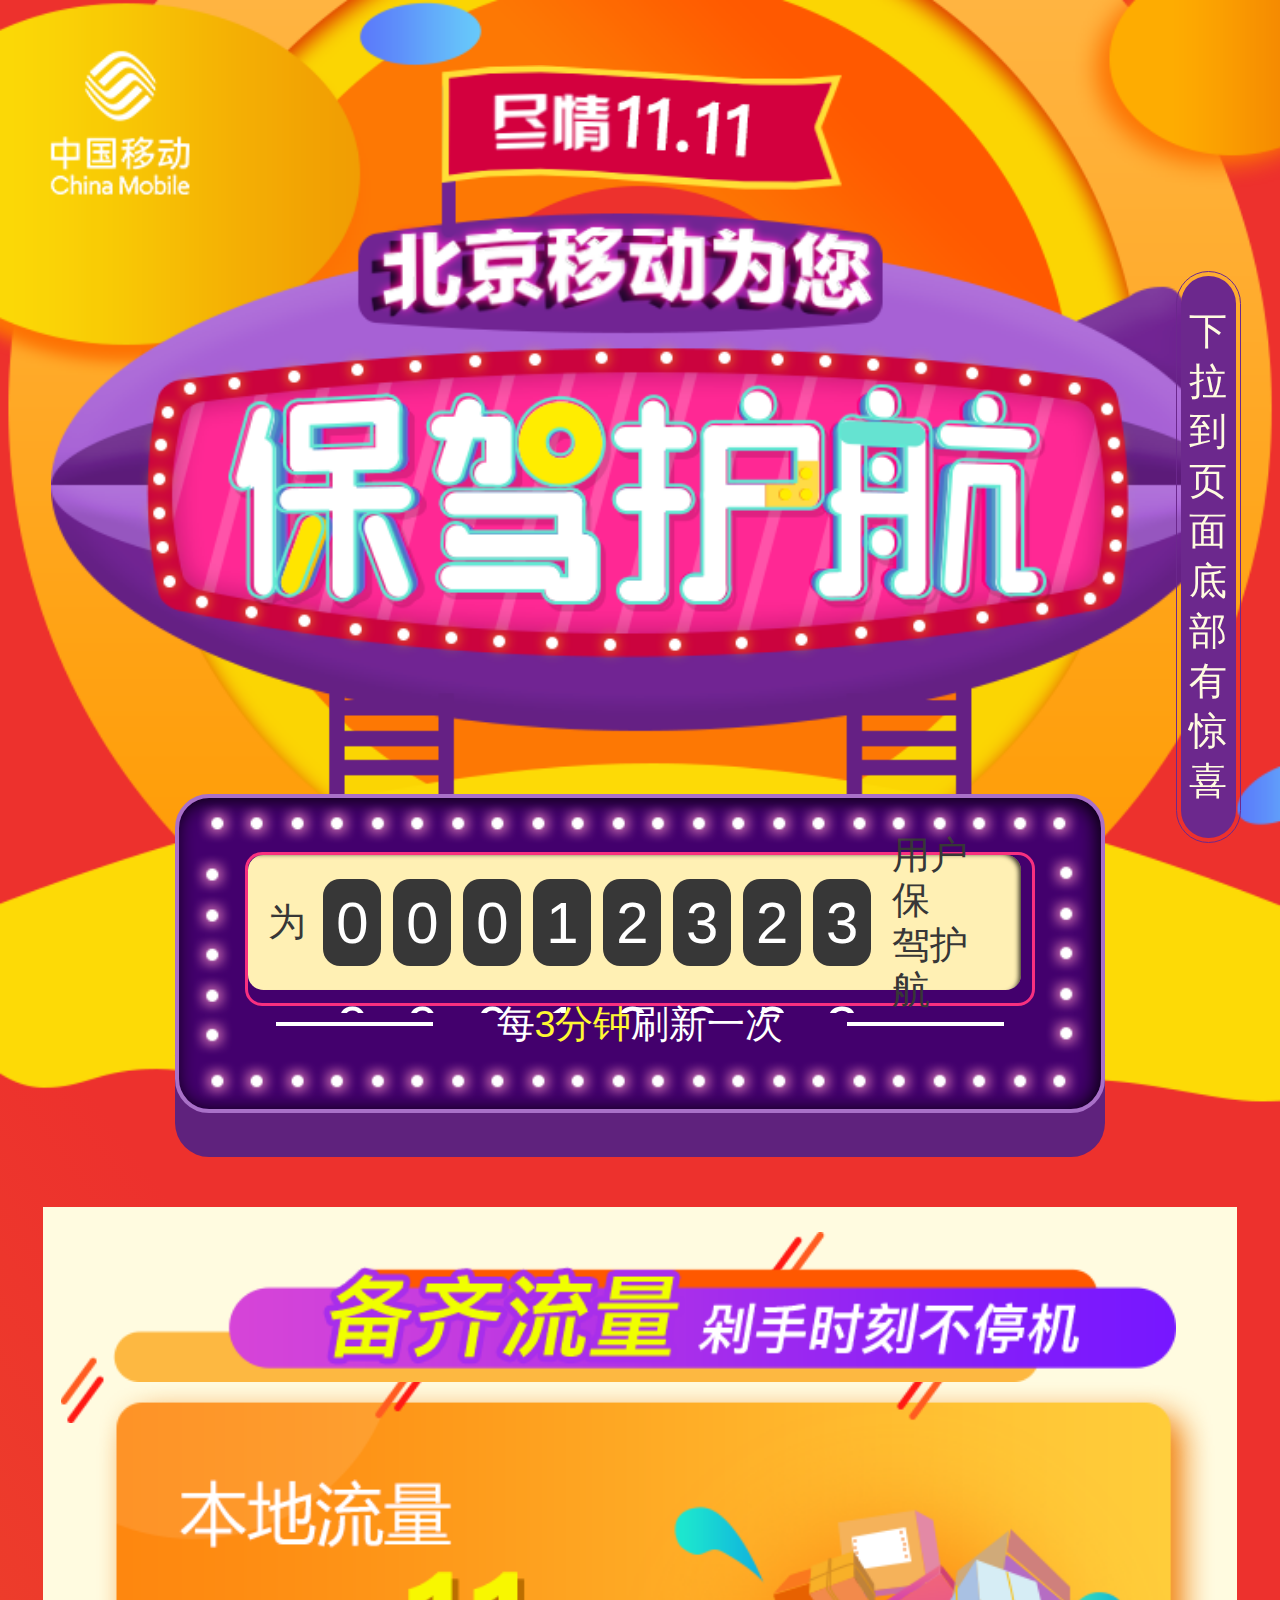
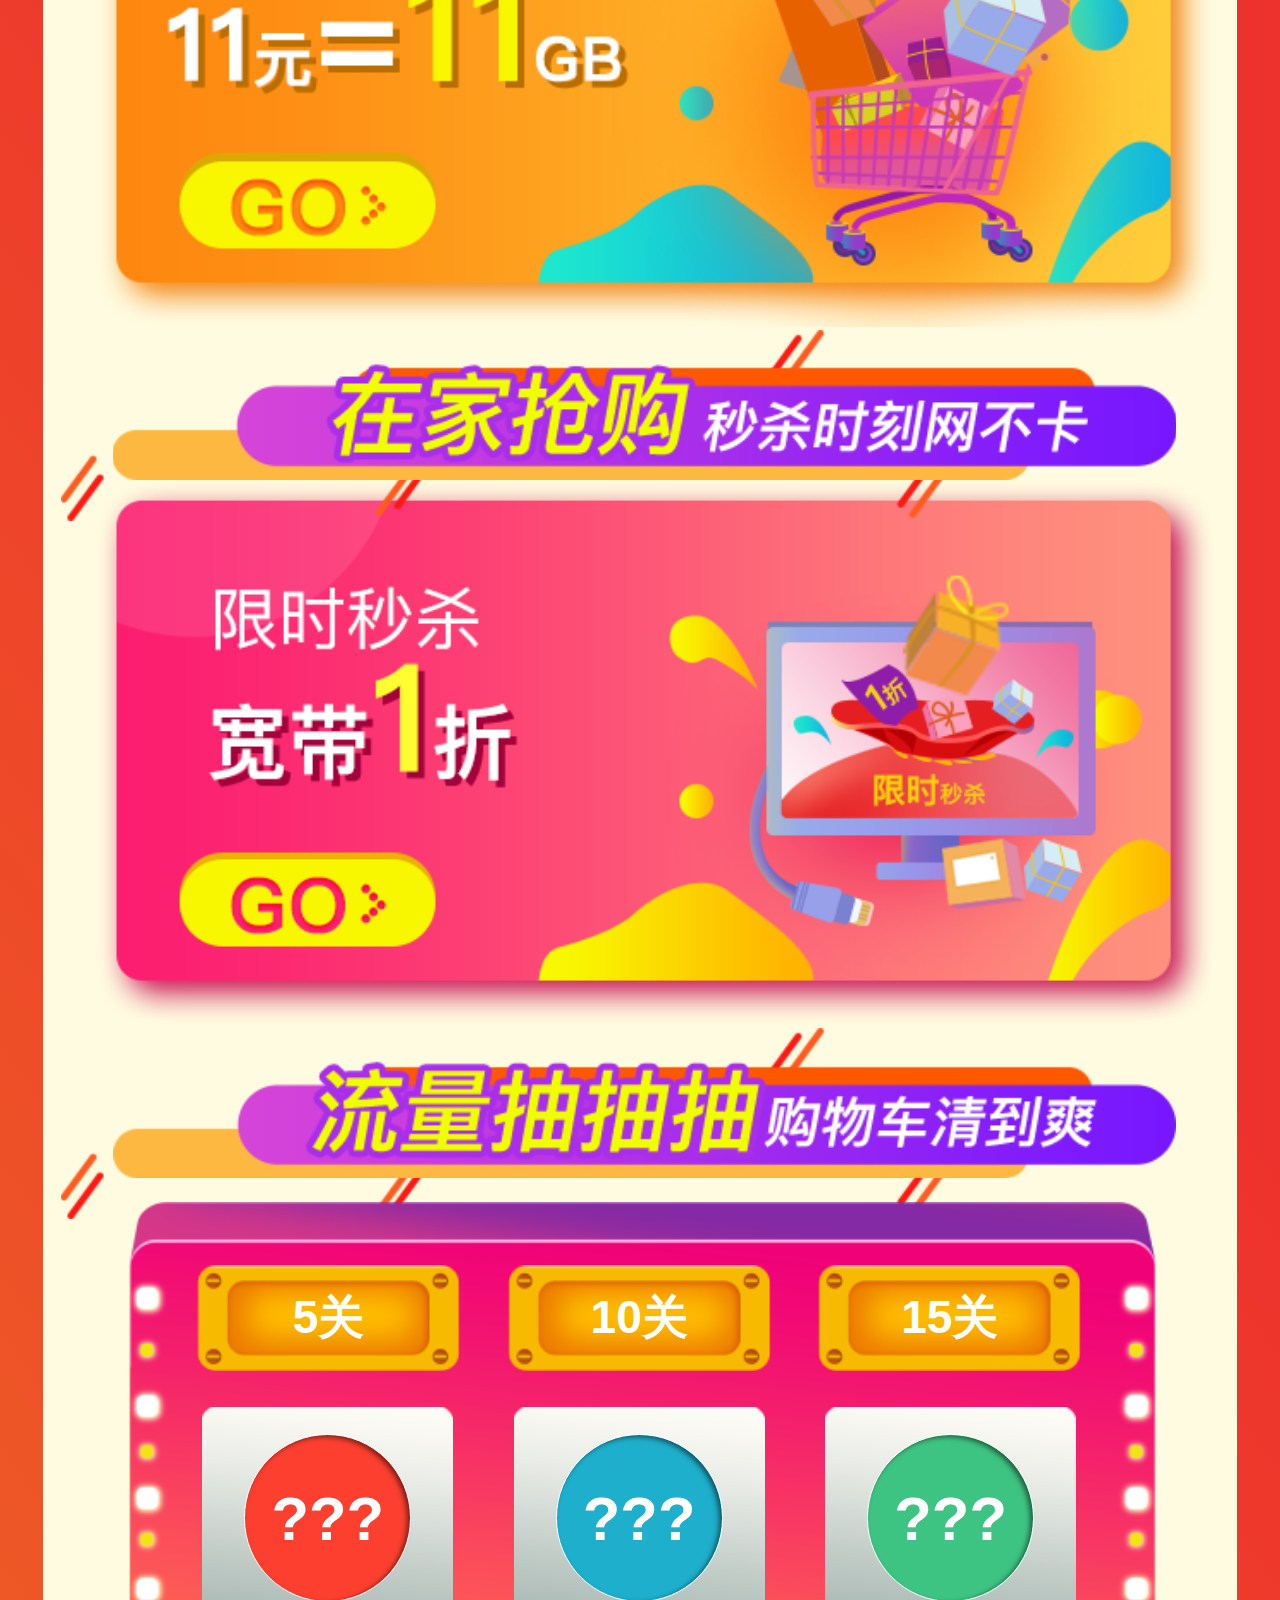
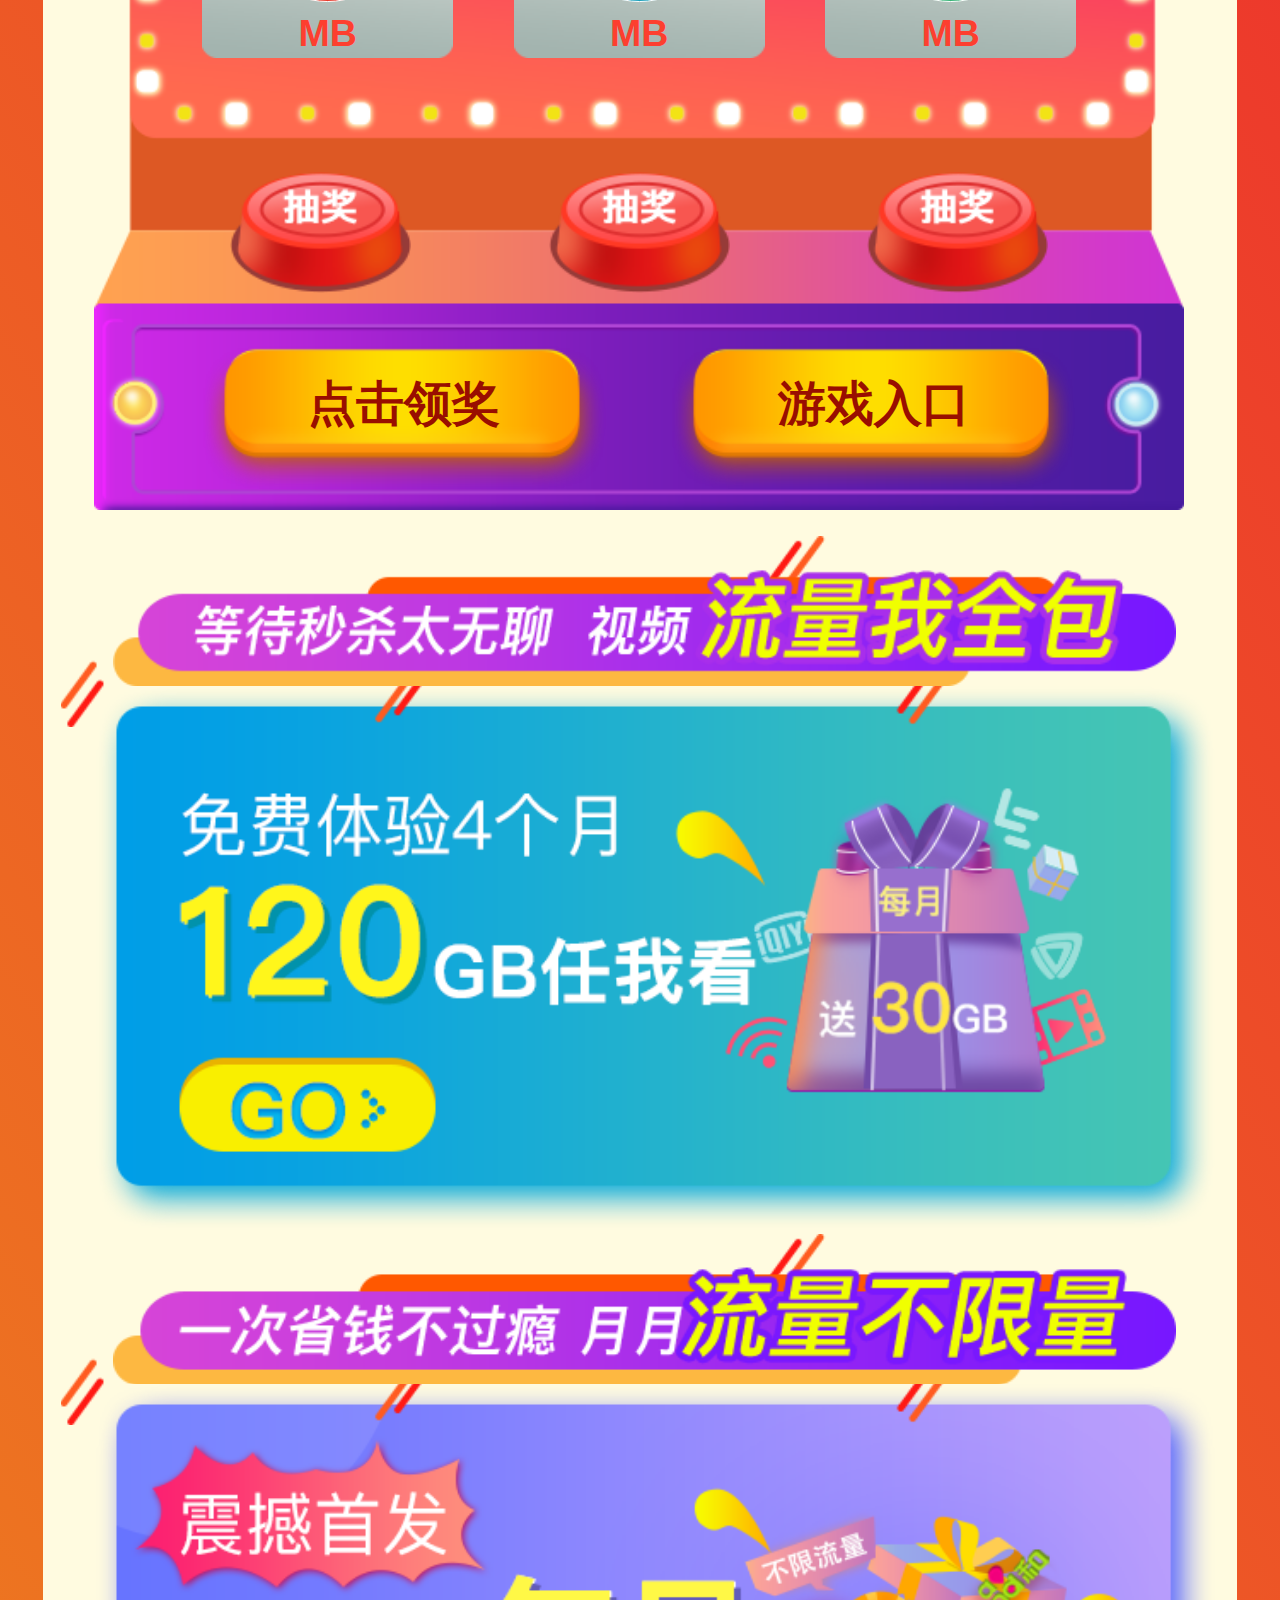
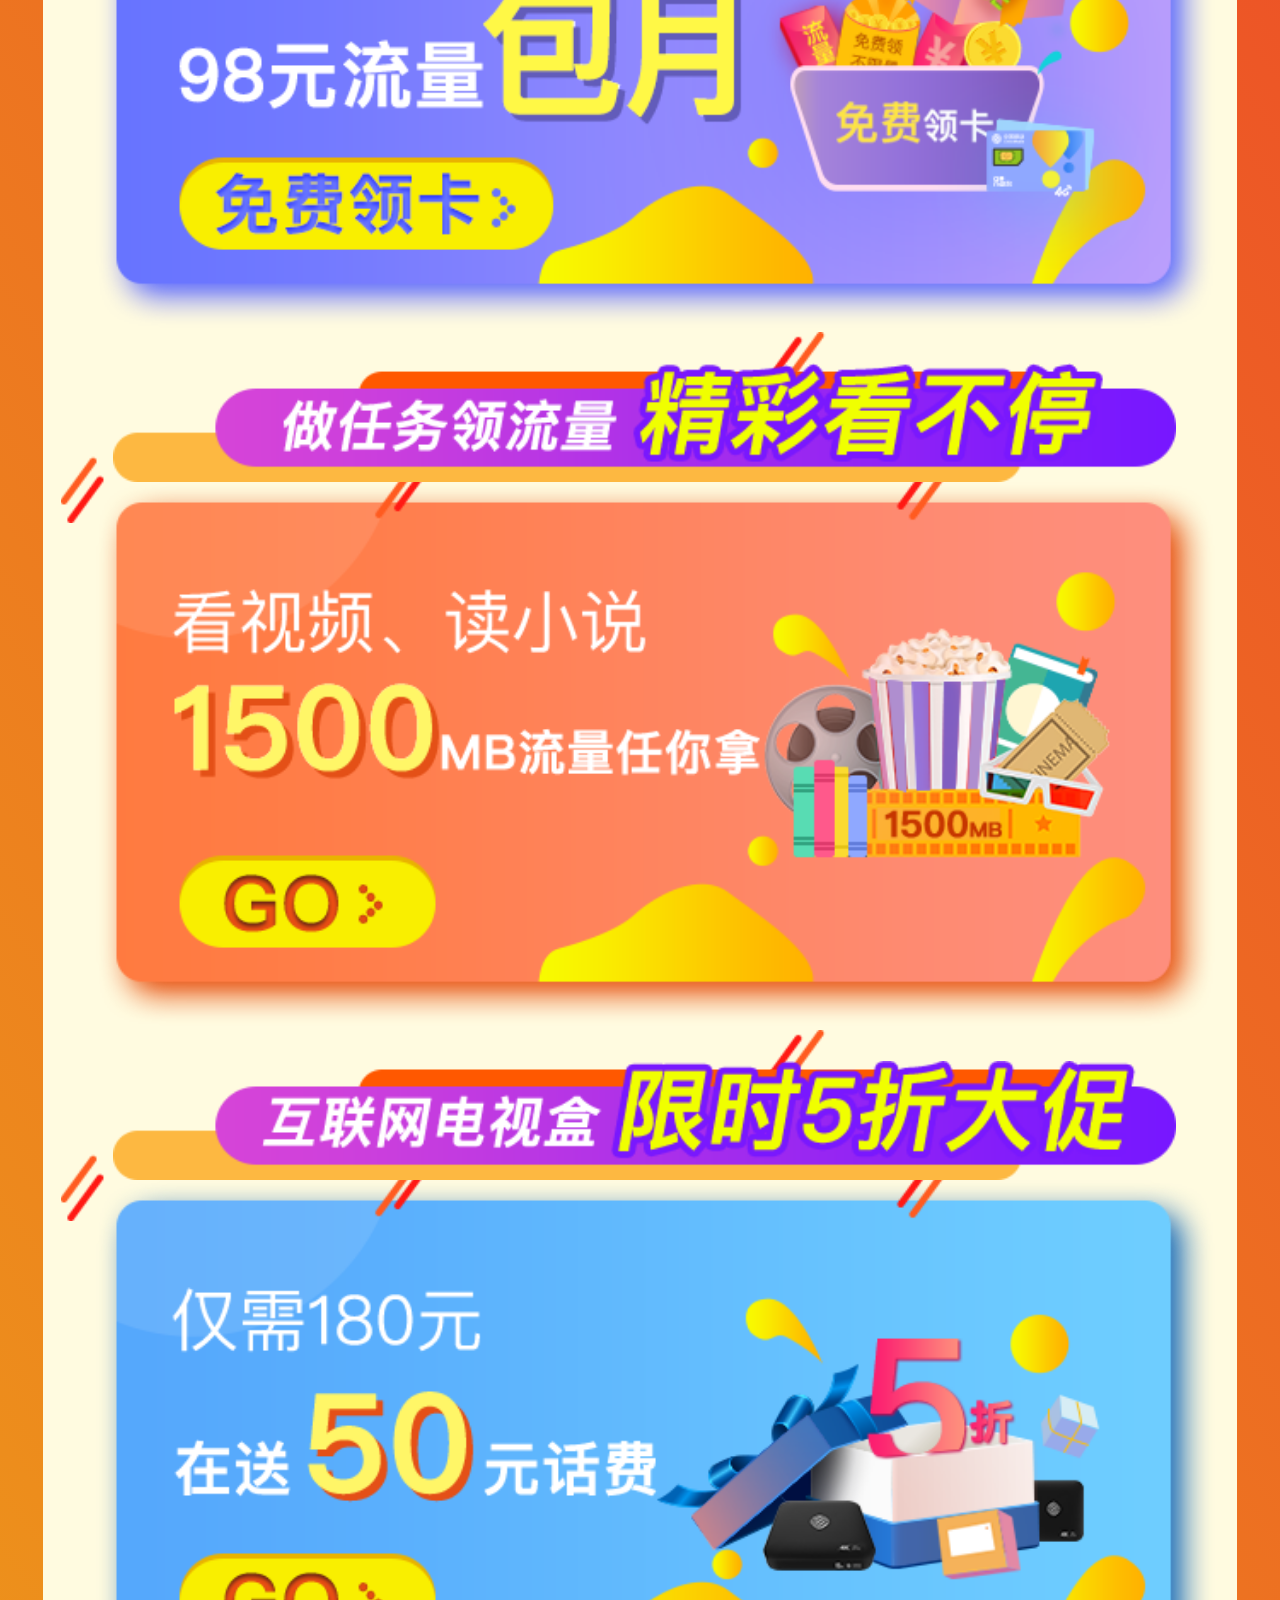
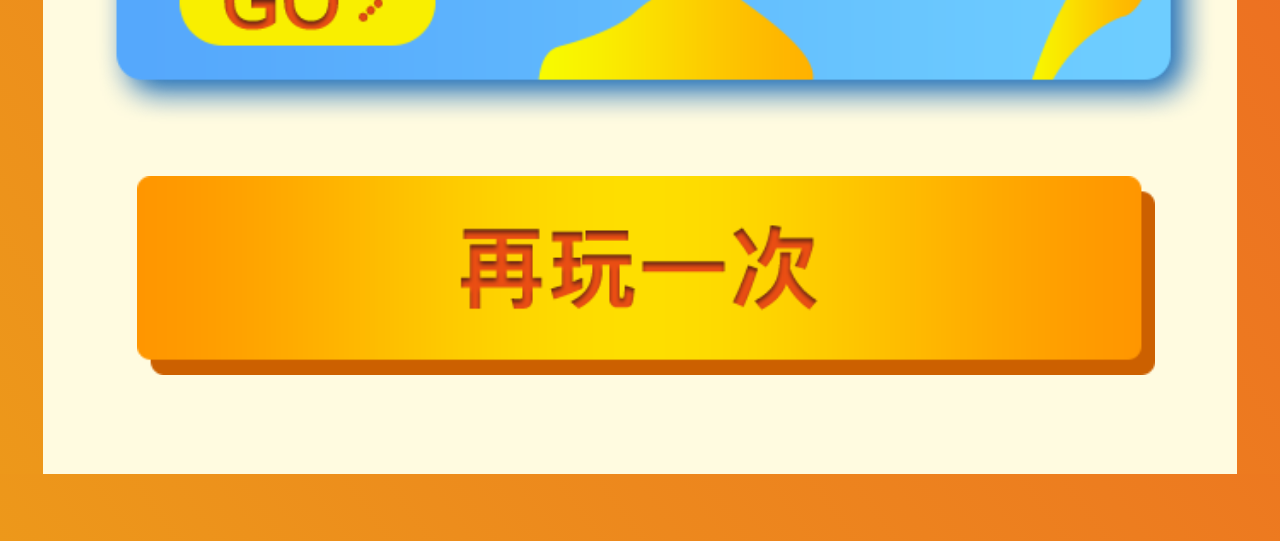
<file: index.html>
<!DOCTYPE html>
<html lang="en">
<head>
    <meta charset="UTF-8">
    <meta name="viewport"
          content="width=device-width, user-scalable=no, initial-scale=1.0, maximum-scale=1.0, minimum-scale=1.0">
    <title>北京移动</title>
    <link rel="stylesheet" href="css/reset.min.css">
    <link rel="stylesheet" href="css/style.css">
</head>
<body>
<section>
    <header>
        <span></span>
        <div>
            <div>
                <div class="light_box">
                    <span class="l1"></span>
                    <span class="l2"></span>
                </div>
                <div class="numBoxWrap">
                    <div class="numBoxInner">
                        <div>
                            <span>为</span>
                            <div>
                                <ul>
                                    <li>0</li>
                                    <li>1</li>
                                    <li>2</li>
                                    <li>3</li>
                                    <li>4</li>
                                    <li>5</li>
                                    <li>6</li>
                                    <li>7</li>
                                    <li>8</li>
                                    <li>9</li>
                                </ul>
                            </div>
                            <div>
                                <ul>
                                    <li>0</li>
                                    <li>1</li>
                                    <li>2</li>
                                    <li>3</li>
                                    <li>4</li>
                                    <li>5</li>
                                    <li>6</li>
                                    <li>7</li>
                                    <li>8</li>
                                    <li>9</li>
                                </ul>
                            </div>
                            <div>
                                <ul>
                                    <li>0</li>
                                    <li>1</li>
                                    <li>2</li>
                                    <li>3</li>
                                    <li>4</li>
                                    <li>5</li>
                                    <li>6</li>
                                    <li>7</li>
                                    <li>8</li>
                                    <li>9</li>
                                </ul>
                            </div>
                            <div>
                                <ul>
                                    <li>0</li>
                                    <li>1</li>
                                    <li>2</li>
                                    <li>3</li>
                                    <li>4</li>
                                    <li>5</li>
                                    <li>6</li>
                                    <li>7</li>
                                    <li>8</li>
                                    <li>9</li>
                                </ul>
                            </div>
                            <div>
                                <ul>
                                    <li>0</li>
                                    <li>1</li>
                                    <li>2</li>
                                    <li>3</li>
                                    <li>4</li>
                                    <li>5</li>
                                    <li>6</li>
                                    <li>7</li>
                                    <li>8</li>
                                    <li>9</li>
                                </ul>
                            </div>
                            <div>
                                <ul>
                                    <li>0</li>
                                    <li>1</li>
                                    <li>2</li>
                                    <li>3</li>
                                    <li>4</li>
                                    <li>5</li>
                                    <li>6</li>
                                    <li>7</li>
                                    <li>8</li>
                                    <li>9</li>
                                </ul>
                            </div>
                            <div>
                                <ul>
                                    <li>0</li>
                                    <li>1</li>
                                    <li>2</li>
                                    <li>3</li>
                                    <li>4</li>
                                    <li>5</li>
                                    <li>6</li>
                                    <li>7</li>
                                    <li>8</li>
                                    <li>9</li>
                                </ul>
                            </div>
                            <div>
                                <ul>
                                    <li>0</li>
                                    <li>1</li>
                                    <li>2</li>
                                    <li>3</li>
                                    <li>4</li>
                                    <li>5</li>
                                    <li>6</li>
                                    <li>7</li>
                                    <li>8</li>
                                    <li>9</li>
                                </ul>
                            </div>
                            <span>用户保<br>驾护航</span>
                        </div>
                    </div>
                    <div class="numDescBox">
                        <span></span>
                        <p>每<i>3分钟</i>刷新一次</p>
                        <span></span>
                    </div>
                </div>
            </div>
        </div>
    </header>
    <main>
        <div class="conTitle">
            <span></span>
            <span></span>
        </div>
        <div class="conCard">
            <a href="">
                <img src="./images/card_1.png" alt="备齐流量">
            </a>
        </div>
        <div class="conTitle _2">
            <span></span>
            <span></span>
        </div>
        <div class="conCard">
            <a href="">
                <img src="./images/card_2.png" alt="在家抢购">
            </a>
        </div>
        <div class="conTitle _3">
            <span></span>
            <span></span>
        </div>
        <div class="gameBox">
            <div class="gk">
                <span>5关</span>
                <span>10关</span>
                <span>15关</span>
            </div>
            <div class="mbBox">
                <div>
                    <span>???</span>
                    <i>MB</i>
                </div>
                <div>
                    <span>???</span>
                    <i>MB</i>
                </div>
                <div>
                    <span>???</span>
                    <i>MB</i>
                </div>
            </div>
            <div class="cjBtn _1"></div>
            <div class="cjBtn _2"></div>
            <div class="cjBtn _3"></div>
            <div class="btnBox">
                <span id="ljBtn">点击领奖</span>
                <span>游戏入口</span>
            </div>
        </div>
        <div class="conTitle _4">
            <span></span>
            <span></span>
        </div>
        <div class="conCard">
            <a href="">
                <img src="./images/card_3.png" alt="流量我全包">
            </a>
        </div>
        <div class="conTitle _5">
            <span></span>
            <span></span>
        </div>
        <div class="conCard">
            <a href="">
                <img src="./images/card_4.png" alt="流量不限量">
            </a>
        </div>
        <div class="conTitle _6">
            <span></span>
            <span></span>
        </div>
        <div class="conCard">
            <a href="">
                <img src="./images/card_5.png" alt="流量不限量">
            </a>
        </div>
        <div class="conTitle _7">
            <span></span>
            <span></span>
        </div>
        <div class="conCard">
            <a href="">
                <img src="./images/card_6.png" alt="流量不限量">
            </a>
        </div>
        <footer>
            <div id="gemeAgainBtn">
                    <img src="./images/footerBtn.png" alt="再玩一次">
            </div>
        </footer>
    </main>
</section>
<!--遮罩层-->
<div id="mask" class="mask"></div>
<!--老虎机弹窗-->
<div class="tc_1">
    <div>
        <div>
            <div>
                <ul class="n1">
                    <li>0</li>
                    <li>1</li>
                    <li>2</li>
                    <li>3</li>
                    <li>4</li>
                    <li>5</li>
                    <li>6</li>
                    <li>7</li>
                    <li>8</li>
                    <li>9</li>
                </ul>
            </div>
        </div>
        <div>
            <div>
                <ul class="n2">
                    <li>0</li>
                    <li>1</li>
                    <li>2</li>
                    <li>3</li>
                    <li>4</li>
                    <li>5</li>
                    <li>6</li>
                    <li>7</li>
                    <li>8</li>
                    <li>9</li>
                </ul>
            </div>
        </div>
        <div>
            <div>
                <ul class="n3">
                    <li>0</li>
                    <li>1</li>
                    <li>2</li>
                    <li>3</li>
                    <li>4</li>
                    <li>5</li>
                    <li>6</li>
                    <li>7</li>
                    <li>8</li>
                    <li>9</li>
                </ul>
            </div>
        </div>
    </div>
    <div class="tcCjBtn"></div>
</div>
<!--领取弹窗--3 再玩一次弹窗-->
<div class="tc tc-1_3">
    <p>现在前往<span>“北京移动手机营业厅”</span></p>
    <p>还能<span>再抽一次奖</span>哦~</p>
    <p>参与方法</p>
    <p>点击下方按钮进入</p>
    <p><span>"北京移动手机营业厅"</span></p>
    <p>您可以通过首页轮播图</p>
    <P>或点击下方<span>"活动"</span>菜单栏找到活动入口</P>
    <div class="tc-1_3_Btn"></div>
</div>
<!--温馨提示弹窗-->
<div class="tc tc-1_4">
    <p>温馨提示</p>
    <p>您目前还没有通过第<span>10</span>关</p>
    <P>点击<span>"游戏入口"</span></P>
    <p>前去闯关吧！</p>
    <div class="tc-1_4_Btn"></div>
</div>
<!--右侧浮层-->
<div class="rightFixedBox">
    <div>下拉到页面底部有惊喜</div>
</div>
</body>
</html>
<script src="js/jquery-1.10.1.min.js"></script>
<script src="js/index.js"></script>
</file>
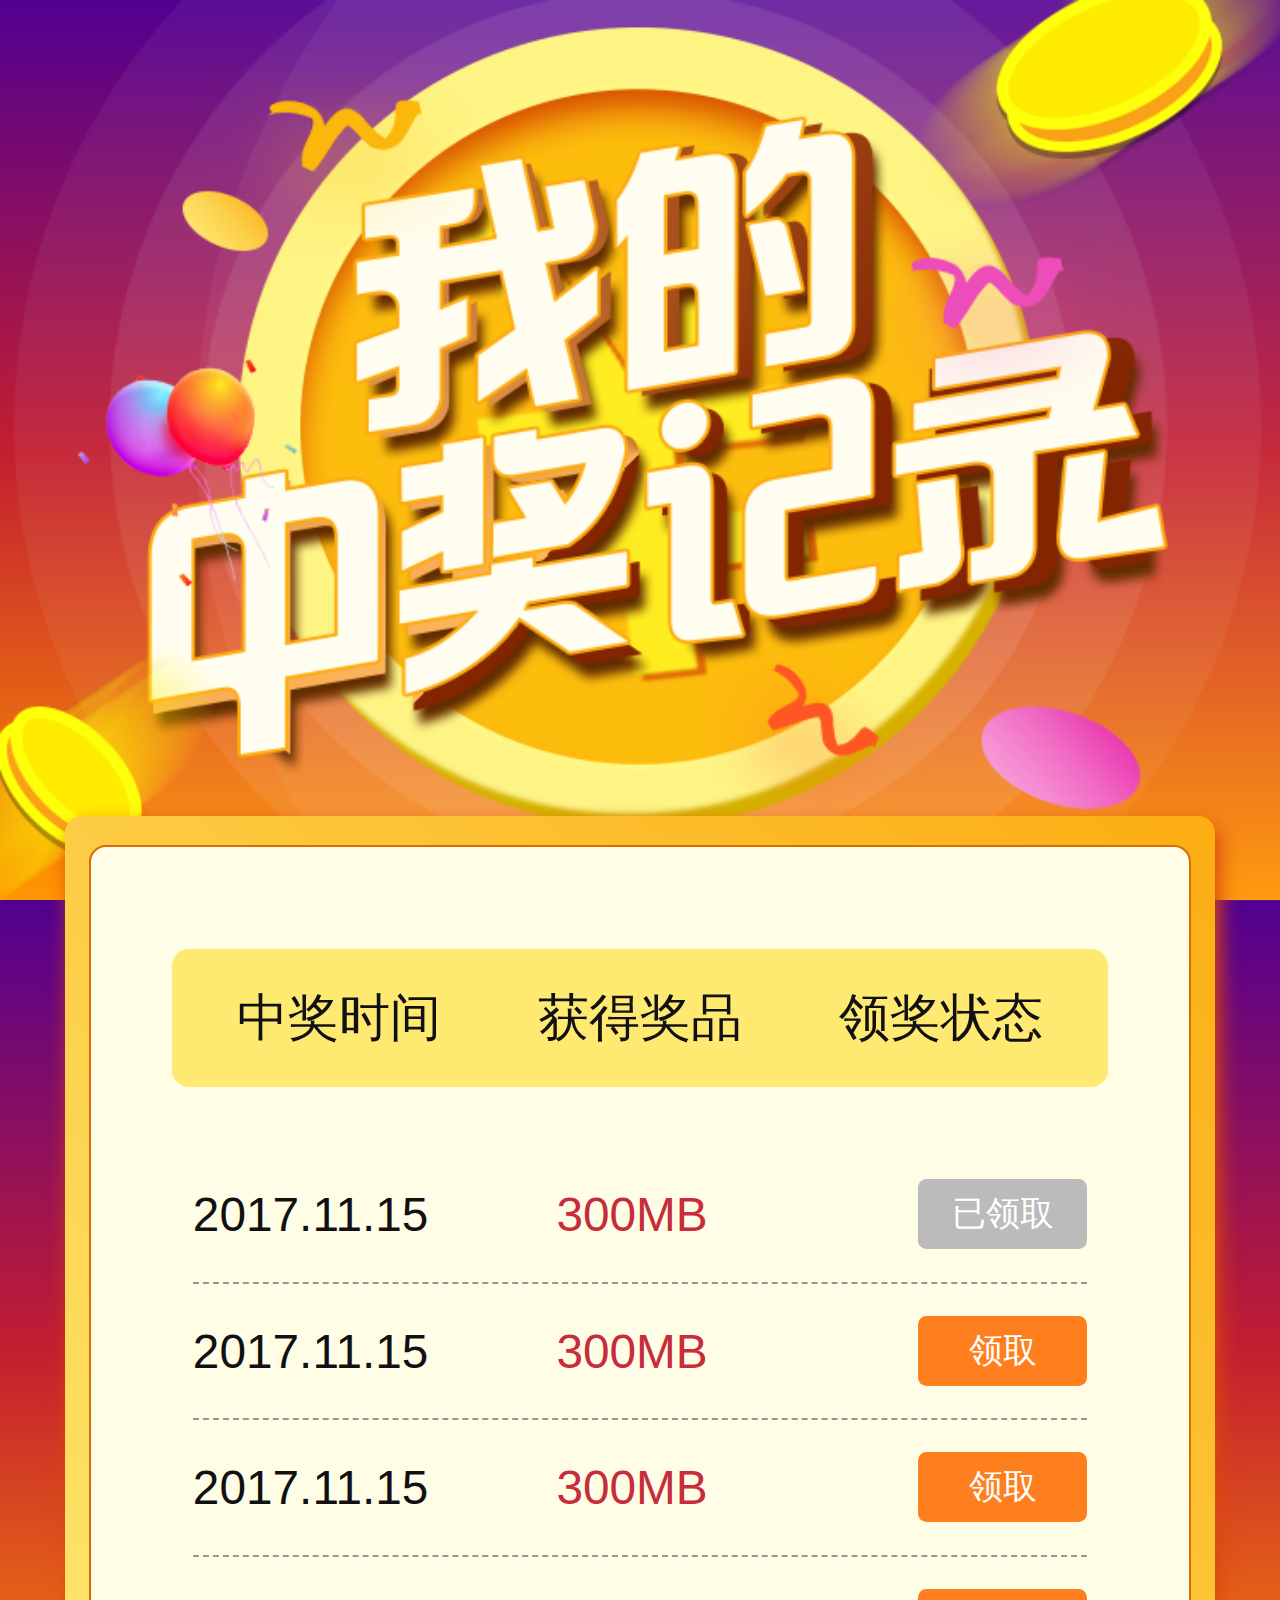
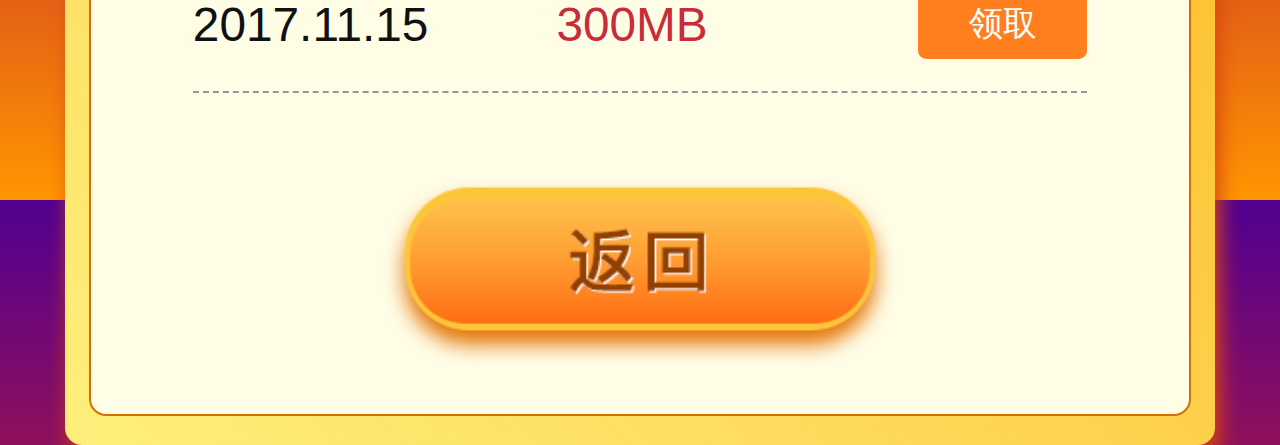
<file: index1.html>
<!DOCTYPE html>
<html lang="en">
<head>
    <meta charset="UTF-8">
    <meta name="viewport"
          content="width=device-width, user-scalable=no, initial-scale=1.0, maximum-scale=1.0, minimum-scale=1.0">
    <title>北京移动</title>
    <link rel="stylesheet" href="css/reset.min.css">
    <link rel="stylesheet" href="css/style1.css">
</head>
<body>
<section>
    <header></header>
    <main>
        <div>
            <div class="title">
                <span>中奖时间</span>
                <span>获得奖品</span>
                <span>领奖状态</span>
            </div>
            <ul class="list">
                <li>
                    <span class="date">2017.11.15</span>
                    <span class="ll">300MB</span>
                    <span class="btn_lq act">已领取</span>
                </li>
                <li>
                    <span class="date">2017.11.15</span>
                    <span class="ll">300MB</span>
                    <span class="btn_lq">领取</span>
                </li>
                <li>
                    <span class="date">2017.11.15</span>
                    <span class="ll">300MB</span>
                    <span class="btn_lq">领取</span>
                </li>
                <li>
                    <span class="date">2017.11.15</span>
                    <span class="ll">300MB</span>
                    <span class="btn_lq">领取</span>
                </li>
                <li>
                    <span class="date">2017.11.15</span>
                    <span class="ll">300MB</span>
                    <span class="btn_lq">领取</span>
                </li>
                <li>
                    <span class="date">2017.11.15</span>
                    <span class="ll">300MB</span>
                    <span class="btn_lq">领取</span>
                </li>
                <li>
                    <span class="date">2017.11.15</span>
                    <span class="ll">300MB</span>
                    <span class="btn_lq">领取</span>
                </li>
            </ul>
            <div class="entBtn"></div>
        </div>
    </main>
</section>
<!--遮罩层-->
<div id="mask" class="mask"></div>
<!--领取弹窗——1-->
<div class="tc tc-1_1">
    <p>恭喜您</p>
    <p>的号码<span>13651312162</span>获得</p>
    <div class="jpBox">
        <span><i>800</i>MB</span>
        <span>本地<br>流量</span>
    </div>
    <p>流量有效期至当月月末，是否确定现在领取？</p>
    <div class="tc-1_1_Btn"></div>
    <div class="tc-1_1_Btn_qx"></div>
    <p>活动时间：11月3日——11月12日</p>
    <p>温馨提示：请您于活动时间内领取流量，<br>过期领取视为放弃。</p>
</div>
<!--领取弹窗--2-->
<div class="tc tc-1_2">
    <p>您的手机号码</p>
    <p>13651312162</p>
    <p>已成功领取<span>800MB</span>本地流量</p>
    <p>好礼不独享，快去告诉小伙伴吧！</p>
    <p>偷偷告诉你：现在前往<span>“北京移动微信公众号”</span> <br>还能再抽一次奖呦！</p>
    <div class="tc-1_2_Btn"></div>
    <p>使用期限为领取之日起3天内有效<br>流量将于一周内自动充入您的绑定手机</p>
</div>
</body>
</html>
<script src="js/jquery-1.10.1.min.js"></script>
<script src="js/index.js"></script>
</file>
<file: css/style.css>
html,body{
    background: -webkit-gradient(linear,0 100%,220% 70%,from(#ed981a),to(#ed312d));
}
header{
    position: relative;
    width: 7.5rem;
    height: 7.07rem;
    background: url("../images/headerBg.png") center no-repeat;
    background-size: cover;
}
header>span{
    position: absolute;
    top: .38rem;
    left: 0;
    right: 0;
    margin: auto;
    width: 6.9rem;
    height: 4.3rem;
    background: url("../images/headerPic_1.png") center no-repeat;
    background-size: cover;
}
header>div{
    position: absolute;
    left: 0;
    right: 0;
    bottom: .29rem;
    margin: auto;
    width: 5.45rem;
    height: .8rem;
    border-radius: .2rem;
    background-color: #5f227d;
}
header>div>div{
    position: absolute;
    bottom: .26rem;
    box-sizing: border-box;
    width: 5.45rem;
    height: 1.87rem;
    border-radius: .2rem;
    border: 4px solid #a971c8;
    box-shadow: -3px 2px 20px inset;
    background-color: #43006d;
}
header>div>div .light_box{
    position: absolute;
    top: 0;
    bottom: 0;
    left: 0;
    right: 0;
    margin: auto;
    width: 5.26rem;
    height: 1.77rem;
    background: url("../images/light_1.png") center no-repeat;
    background-size: cover;
}
header>div>div .light_box span{
    opacity: 0;
    position: absolute;
    top: 0;
    left: 0;
    width: 100%;
    height: 100%;
}
header>div>div .light_box .l1{
    background: url("../images/light_2.png") center no-repeat;
    background-size: cover;
}
header>div>div .light_box .l2{
    background: url("../images/light_3.png") center no-repeat;
    background-size: cover;
}
header>div>div .numBoxWrap{
    box-sizing: border-box;
    margin: .32rem auto 0;
    width: 4.63rem;
    height: .9rem;
    border-radius: .1rem;
    border: 3px solid #f8307f;
}
header>div>div .numBoxInner{
    display: flex;
    box-sizing: border-box;
    padding-left: .12rem;
    align-items: center;
    width: 4.53rem;
    height: .79rem;
    box-shadow: -5px 2px 5px -3px rgba(0,0,0,.8) inset;
    border-radius: .09rem;
    background-color: #fff0b4;
}
header>div>div .numBoxInner>div{
    overflow: hidden;
    display: flex;
    align-items: center;
}
header>div>div .numBoxInner>div span{
    margin-right: .1rem;
    font-size: .22rem;
    line-height: 1.2em;
    color: #373737;
}
header>div>div .numBoxInner>div span:last-child{
    margin-left: .05rem;
}
header>div>div .numBoxInner>div div ul{
    position: relative;
    display: inline-block;
    margin-right: .07rem;
    width: .34rem;
    height: .51rem;
    /*border-radius: .1rem;
    background-color: #373737;*/
}
header>div>div .numBoxInner>div div{
    margin-right: .07rem;
    width: .34rem;
    height: .51rem;
    border-radius: .1rem;
    background-color: #373737;
}
header>div>div .numBoxInner div:nth-child(2) ul.act{
    animation: roll .5s cubic-bezier(1.000, 0.005, 0.995, 0.090) ;
}
header>div>div .numBoxInner div:nth-child(3) ul.act{
    animation: roll .6s cubic-bezier(1.000, 0.005, 0.995, 0.090) ;
}
header>div>div .numBoxInner div:nth-child(4) ul.act{
    animation: roll .7s cubic-bezier(1.000, 0.005, 0.995, 0.090) ;
}
header>div>div .numBoxInner div:nth-child(5) ul.act{
    animation: roll .8s cubic-bezier(1.000, 0.005, 0.995, 0.090) ;
}
header>div>div .numBoxInner div:nth-child(6) ul.act{
    animation: roll .9s cubic-bezier(1.000, 0.005, 0.995, 0.090) ;
}
header>div>div .numBoxInner div:nth-child(7) ul.act{
    animation: roll 1s cubic-bezier(1.000, 0.005, 0.995, 0.090) ;
}
header>div>div .numBoxInner div:nth-child(8) ul.act{
    animation: roll 1.1s cubic-bezier(1.000, 0.005, 0.995, 0.090) ;
}
header>div>div .numBoxInner div:nth-child(9) ul.act{
    animation: roll 1.2s cubic-bezier(1.000, 0.005, 0.995, 0.090) ;
}
@keyframes roll {
    0% { top: -.41rem; }
    25% {top: -.81rem;}
    50% { top: -1.21rem;}
    75% {top: -1.61rem;}
    100% { top: -1.83rem;}
}
header>div>div .numBoxInner ul li{
    margin-bottom: .1rem;
    width: .34rem;
    height: .51rem;
    border-radius: .1rem;
    font-size: .34rem;
    line-height: .51rem;
    text-align: center;
    color: #ffffff;
}
header>div>div .numBoxWrap .numDescBox{
    position: relative;
    margin: 0 auto;
    text-align: center;
    width: 4.26rem;
}
header>div>div .numBoxWrap .numDescBox span{
    position: absolute;
    top: 0;
    bottom: 0;
    margin: auto;
    width: .92rem;
    height: .02rem;
    background-color: #ffffff;
}
header>div>div .numBoxWrap .numDescBox span:nth-child(1){
    left: 0;
}
header>div>div .numBoxWrap .numDescBox span:last-child{
    right: 0;
}
header>div>div .numBoxWrap .numDescBox p{
    font-size: .22rem;
    line-height: .4rem;
    color: #ffffff;
}
header>div>div .numBoxWrap .numDescBox p i{
    font-style: normal;
    color: #fff832;
}
main{
    box-sizing: border-box;
    margin: 0 auto .39rem;
    padding: .33rem 0 .58rem .41rem;
    width: 7rem;
    background-color: #fffbe0;
}
main .conTitle{
    position: relative;
    height: .70rem;
}
main .conTitle span{
    position: absolute;
}
main .conTitle span:nth-child(1){
    top: -.18rem;
    left: -.3rem;
    width: 5.18rem;
    height: 1.12rem;
    background: url("../images/subNavTitleBg.png") center no-repeat;
    background-size: cover;
}
main .conTitle span:nth-child(2){
    width: 6.23rem;
    height: .7rem;
    background: url("../images/title_1.png") center no-repeat;
    background-size: cover;
}
main .conTitle._2 span:nth-child(2){
    background: url("../images/title_2.png") center no-repeat;
    background-size: cover;
}
main .conTitle._3 span:nth-child(2){
    background: url("../images/title_3.png") center no-repeat;
    background-size: cover;
}
main .conTitle._4 span:nth-child(2){
    background: url("../images/title_4.png") center no-repeat;
    background-size: cover;
}
main .conTitle._5 span:nth-child(2){
    background: url("../images/title_5.png") center no-repeat;
    background-size: cover;
}
main .conTitle._6 span:nth-child(2){
    background: url("../images/title_6.png") center no-repeat;
    background-size: cover;
}
main .conTitle._7 span:nth-child(2){
    background: url("../images/title_7.png") center no-repeat;
    background-size: cover;
}
main .conCard{
    margin:0 0 .2rem -.1rem;
    width: 6.56rem;
    height: 3.19rem;
}
main .conCard img{
    width: 100%;
    height: 100%;
}
main .gameBox{
    position: relative;
    margin: .14rem 0 .33rem -.11rem;
    width: 6.39rem;
    height: 5.32rem;
    background: url("../images/gameBoxWrapper.png") center no-repeat;
    background-size: cover;
}
main .gameBox .gk{
    position: relative;
    margin: 0 auto .21rem;
    width: 5.18rem;
    height: .99rem;
}
main .gameBox .gk span{
    position: absolute;
    top: .37rem;
    width: 1.54rem;
    height: .62rem;
    text-align: center;
    line-height: .62rem;
    font-size: .27rem;
    font-weight: bold;
    color: #ffffff;
    background: url("../images/guanka.png") center no-repeat;
    background-size: cover;
}
main .gameBox .gk span:nth-child(2){
    left: 0;
    right: 0;
    margin: auto;
}
main .gameBox .gk span:nth-child(3){
    right: 0;
}
main .gameBox .mbBox{
    position: relative;
    margin: 0 auto;
    width: 5.18rem;
}
main .gameBox .mbBox>div{
    position: absolute;
    width: 1.47rem;
    height: 1.47rem;
    text-align: center;
    background: url("../images/MB_bg.png") center no-repeat;
    background-size: cover;
}
main .gameBox .mbBox>div:nth-child(1){
    left: .03rem;
}
main .gameBox .mbBox>div:nth-child(2){
    left: 0;
    right: 0;
    margin: auto;
}
main .gameBox .mbBox>div:nth-child(3){
    right: .03rem;
}
main .gameBox .mbBox>div span{
    position: absolute;
    top: .16rem;
    left: 0;
    right: 0;
    box-sizing: border-box;
    margin: auto;
    width: .98rem;
    height: .98rem;
    font-size: .36rem;
    font-weight: bold;
    text-align: center;
    line-height: .98rem;
    box-shadow: -3px 2px 5px rgba(0,0,0,.5) inset;
    color: #ffffff;
    border: 1px solid #ffffff;
    border-radius: 50%;
}
main .gameBox .mbBox>div:nth-child(1) span{
    background-color: #fd3f2f;
}
main .gameBox .mbBox>div:nth-child(2) span{
    background-color: #1eafcc;
}
main .gameBox .mbBox>div:nth-child(3) span{
    background-color: #3dc482;
}
main .gameBox .mbBox>div i{
    position: absolute;
    bottom: 0;
    left: 0;
    right: 0;
    margin: auto;
    font-style: normal;
    font-weight: bold;
    font-size: .22rem;
    line-height: .28rem;
    color: #fd3f2f;
}
main .gameBox .btnBox{
    position: relative;
    width: 100%;
    height: 4rem;
}
main .gameBox .btnBox span{
    position: absolute;
    bottom: 0;
    width: 2.36rem;
    height: .84rem;
    font-size: .28rem;
    text-align: center;
    line-height: .68rem;
    font-weight: bold;
    color: #990e00;
    background: url("../images/sBtn_bg.png") center no-repeat;
    background-size: cover;
}
main .gameBox .btnBox span:nth-child(1){
    left: .64rem;
}
main .gameBox .btnBox span:nth-child(2){
    right: .64rem;
}
main .gameBox .cjBtn{
    position: absolute;
    bottom: 1.27rem;
    width: 1.06rem;
    height: .71rem;
    background: url("../images/cjBtn.png") center no-repeat;
    background-size: cover;
    z-index: 50;
}
main .gameBox .cjBtn._1{
    left: .8rem;
}
main .gameBox .cjBtn._1.active{
    left: .83rem;
}
main .gameBox .cjBtn._2{
    left: 0;
    right: 0;
    margin: auto;
}
main .gameBox .cjBtn._3{
    right: .8rem;
}
main .gameBox .cjBtn._3.active{
    right: .83rem;
}
main .gameBox .cjBtn.active{
    width: .94rem;
    height: .63rem;
    background: url("../images/cjBtn_act.png") center no-repeat;
    background-size: cover;
}
main footer{
    margin: .3rem 0 0 .14rem;
    display: flex;
    align-items: center;
    justify-content: center;
    width: 5.97rem;
    height: 1.17rem;
}
main footer>div{
    position: relative;
    width: 5.97rem;
    height: 1.17rem;
    /*background: url("../images/footerBtn.png") center no-repeat;
    background-size: cover;*/
}
main footer>div img{
    width: 100%;
    height: 100%;
    position: absolute;
    left: 0;
    right: 0;
    margin: auto;
}

.mask{
    position: absolute;
    top: 0px;
    filter: alpha(opacity=80);
    background-color: #000;
    z-index: 100;
    left: 0px;
    opacity: 0.8;
    -moz-opacity: 0.8;
}
.tc_1{
    display: none;
    position: fixed;
    top: 30%;
    left: 0;
    right: 0;
    margin: auto;
    width: 5.98rem;
    height: 4.15rem;
    background: url("../images/tc_1Bg.png") center no-repeat;
    background-size: cover;
    z-index: 1000;
}
.tc_1>div:first-child{
    position: relative;
    margin: 0 auto;
    width: 4.77rem;
}
.tc_1>div:first-child>div{
    position: absolute;
    top: .65rem;
    display: flex;
    align-items: center;
    justify-content: center;
    width: 1.37rem;
    height: 1.68rem;
    background: url("../images/tc_numBox.png") center no-repeat;
    background-size: cover;
}
.tc_1>div:first-child>div:nth-child(1){
    left: 0;
}
.tc_1>div:first-child>div:nth-child(2){
    left: 0;
    right: 0;
    margin: auto;
}
.tc_1>div:first-child>div:nth-child(3){
    right: 0;
}
.tc_1>div:first-child>div div{
    overflow: hidden;
    width: 1rem;
    height: 1rem;
    border: 2px solid #ffffff;
    border-radius: 50%;
    box-shadow: 3px 3px 5px rgba(0,0,0,.5) inset;
    background-color: #fc3f2f;
}
.tc_1>div:first-child div ul{
    position: relative;
}
@keyframes rollroll {
    0% { top: -.92rem; }
    10% {top: -1.84rem;}
    20% { top: -2.76rem;}
    30% {top: -3.68rem;}
    40% { top: -4.6rem;}
    50%{top: -5.52rem;}
    60%{top: -6.44rem;}
    70%{top: -7.36rem;}
    80%{top: -8.28rem;}
    90%{top: -9.2rem;}
    100%{top: -10.12rem;}
}
.tc_1>div:first-child div:nth-child(1) ul.act {
    animation: rollroll .5s infinite;
}
.tc_1>div:first-child div:nth-child(2) ul.act{
    animation: rollroll .5s infinite;
}
.tc_1>div:first-child div:nth-child(3) ul.act{
    animation: rollroll .5s infinite;
}
/*.tc_1>div:first-child div:nth-child(1) ul.act_1{
    animation: rollroll 12s cubic-bezier(1.000, 0.005, 0.995, 0.090) infinite;
}*/
.tc_1>div:first-child div ul li{
    box-sizing: border-box;
    width: 1rem;
    height: 1rem;
    font-size: .6rem;
    font-weight: bold;
    text-align: center;
    line-height: 1.1rem;
    color: #ffffff;
    border-radius: 50%;
}
.tc_1>div:last-child{
    position: absolute;
    bottom: .4rem;
    left: 0;
    right: 0;
    margin: auto;
    width: 2.16rem;
    height: 1.14rem;
    background: url("../images/tcCjBtn.png") center no-repeat;
    background-size: cover;
}

.tc{
    position: fixed;
    left: 0;
    right: 0;
    margin: auto;
    top: 20%;
    display: flex;
    justify-content: center;
    width: 7.11rem;
    height: 7.02rem;
    background: url("../images/tc_02_Bg.png") center no-repeat;
    background-size: cover;
    z-index: 1000;
}
.tc-1_3{
    display: none;
}
.tc-1_3 p{
    position: absolute;
    left: 0;
    right: 0;
    margin: auto;
    text-align: center;
    font-size: .26rem;
    color: #666666;
}
.tc-1_3 p:nth-child(1){
    top: 1.7rem;
}
.tc-1_3 p span{
    font-size: .36rem;
    color: #ff3d02;
}
.tc-1_3 p:nth-child(2){
    top: 2.3rem;
}
.tc-1_3 p:nth-child(2) span{
    font-size: .26rem;
}
.tc-1_3 p:nth-child(3){
    top: 2.7rem;
}
.tc-1_3 p:nth-child(4){
    top: 3.1rem;
}
.tc-1_3 p:nth-child(5){
    top: 3.5rem;
}
.tc-1_3 p:nth-child(6){
    top: 4rem;
}
.tc-1_3 p:nth-child(7){
    top: 4.4rem;
}
.tc-1_3_Btn{
    position: absolute;
    left: 0;
    right: 0;
    margin: auto;
    bottom: 1rem;
    width: 2.4rem;
    height: .83rem;
    background: url("../images/tc-1_3Btn_st.png") center no-repeat;
    background-size: cover;
}

.rightFixedBox{
    position: fixed;
    top: 30%;
    right: .23rem;
    display: flex;
    align-items: center;
    justify-content: center;
    box-sizing: border-box;
    width: .38rem;
    height: 3.35rem;
    border: 1px solid #6c288d;
    border-radius: .5rem;
    z-index: 50;
}
.rightFixedBox div{
    display: flex;
    align-items: center;
    width: .32rem;
    height: 3.29rem;
    font-size: .22rem;
    text-align: center;
    color: #fffbe0;
    border-radius: .5rem;
    background-color: #6c288d;
}
.tc-1_4{
    display: none;
}
.tc.tc-1_4 p{
    position: absolute;
    left: 0;
    right: 0;
    margin: auto;
    text-align: center;
    font-size: .3rem;
    color: #666666;
}
.tc.tc-1_4 p:nth-child(1){
    font-size: .4rem;
    top: 1.8rem;
}
.tc.tc-1_4 p:nth-child(2){
    top: 2.8rem;
}
.tc.tc-1_4 p:nth-child(2) span{
    font-size: .4rem;
    color: #ff3d02;
}
.tc.tc-1_4 p:nth-child(3){
    top: 3.5rem;
}
.tc.tc-1_4 p:nth-child(3) span{
    font-size: .4rem;
    color: #ff3d02;
}
.tc.tc-1_4 p:nth-child(4){
    top: 4.3rem;
}
.tc.tc-1_4 .tc-1_4_Btn{
    position: absolute;
    left: 0;
    right: 0;
    margin: auto;
    bottom: 1rem;
    width: 2.1rem;
    height: .83rem;
    background: url("../images/tc_1_2_qdBtn.png") center no-repeat;
    background-size: cover;
}
</file>
<file: css/style1.css>
html,body{
    width: 7.5rem;
    height: 100%;
    background: -webkit-linear-gradient(top,#510091,#c31e30,#ff9601);
}
section{
    width: 7.5rem;
}
header{
    width: 7.5rem;
    height: 5.28rem;
    background: url("../images/header_2.png") center no-repeat;
    background-size: cover;
}
main{
    margin: -.5rem auto 0;
    box-sizing: border-box;
    display: flex;
    align-items: center;
    justify-content: center;
    width: 6.74rem;
    height: 7.2rem;
    border-radius: .1rem;
    box-shadow: 5px 10px 20px #da4810;
    background: -webkit-gradient(linear,0 100%,100% 0,from(#feef7c),to(#fcad12));
}
main>div{
    box-sizing: border-box;
    width: 6.46rem;
    height: 6.86rem;
    border: 2px solid #d56f03;
    border-radius: .1rem;
    background-color: #fffde6;
}
main>div .title{
    position: relative;
    margin: .6rem auto .35rem;
    width: 5.49rem;
    height: .81rem;
    border-radius: .1rem;
    background-color: #feea71;
}
main>div .title span{
    position: absolute;
    width: 1.3rem;
    text-align: center;
    font-size: .3rem;
    line-height: .81rem;
    color: #111111;
}
main>div .title span:nth-child(1){
    left: .33rem;
}
main>div .title span:nth-child(2){
    left: 0;
    right: 0;
    margin: auto;
}
main>div .title span:nth-child(3){
    right: .33rem;
}
main>div ul{
    overflow: scroll;
    margin: 0 auto;
    width: 5.24rem;
    height: 3.2rem;
}
main>div ul li{
    position: relative;
    box-sizing: border-box;
    width: 5.24rem;
    height: .8rem;
    border-bottom: 2px dashed #979690;
}
main>div ul li span{
    position: absolute;
}
main>div ul li span:nth-child(1){
    left: 0;
    font-size: .28rem;
    line-height: .8rem;
    color: #111111;
}
main>div ul li span:nth-child(2){
    width: .98rem;
    left: 0;
    right: 0;
    margin: auto;
    font-size: .28rem;
    line-height: .8rem;
    color: #c72c3a;
}
main>div ul li span:nth-child(3){
    right: 0;
    top: 0;
    bottom: 0;
    margin: auto;
    width: .99rem;
    height: .41rem;
    border-radius: .05rem;
    font-size: .2rem;
    text-align: center;
    line-height: .41rem;
    color: #ffffff;
    background-color: #ff7f1e;
}
main>div ul li span:nth-child(3).act{
    background-color: #bbbbbb;
}
main>div .entBtn{
    margin: .5rem auto;
    width: 3.01rem;
    height: 1.1rem;
    background: url("../images/entBtnBg.png") center no-repeat;
    background-size: cover;
}
.mask{
    position: absolute;
    top: 0px;
    filter: alpha(opacity=80);
    background-color: #000;
    z-index: 100;
    left: 0px;
    opacity: 0.8;
    -moz-opacity: 0.8;
}
.tc{
    position: fixed;
    left: 0;
    right: 0;
    margin: auto;
    top: 20%;
    display: flex;
    justify-content: center;
    width: 7.11rem;
    height: 7.02rem;
    background: url("../images/tc_02_Bg.png") center no-repeat;
    background-size: cover;
    z-index: 1000;
}
.tc p{
    text-align: center;
}
.tc-1_1 p:nth-child(1){
    position: absolute;
    left: 0;
    right: 0;
    margin: auto;
    top: 1.7rem;
    font-size: .44rem;
    font-weight: bold;
    color: #ff5900;
}
.tc-1_1 p:nth-child(2){
    position: absolute;
    left: 0;
    right: 0;
    margin: auto;
    top: 2.3rem;
    font-size: .28rem;
    color: #666666;
}
.tc-1_1 p:nth-child(2) span{
    font-size: .34rem;
    color: #ff5900;
}
.tc-1_1 .jpBox{
    position: absolute;
    left: 0;
    right: 0;
    margin: auto;
    display: flex;
    align-items: center;
    top: 2.8rem;
    width: 3.6rem;
    height: 1.32rem;
    background: url("../images/tc_ll_bg.png") center no-repeat;
    background-size: cover;
}
.tc-1_1 .jpBox span:nth-child(1){
    position: absolute;
    left: .28rem;
    font-weight: bold;
    font-size: .4rem;
    color: #ffffff;
}
.tc-1_1 .jpBox span:nth-child(1) i{
    font-style: normal;
    font-weight: bold;
    font-size: .85rem;
    color: #ffffff;
}
.tc-1_1 .jpBox span:nth-child(2){
    position: absolute;
    right: .25rem;
    font-size: .34rem;
    color: #ffffff;
}
.tc-1_1 .tc-1_1_Btn{
    position: absolute;
    right: 1.3rem;
    bottom: 1.5rem;
    width: 2.1rem;
    height: .83rem;
    background: url("../images/tc_lq_btn.png") center no-repeat;
    background-size: cover;
}
.tc-1_1 .tc-1_1_Btn_qx{
    position: absolute;
    left: 1.3rem;
    bottom: 1.5rem;
    width: 2.1rem;
    height: .83rem;
    background: url("../images/tc_qxBtn.png") center no-repeat;
    background-size: cover;
}
.tc-1_1 p:nth-child(4){
    position: absolute;
    top: 4.25rem;
    left: 0;
    right: 0;
    margin: auto;
    font-size: .22rem;
    color: #ff5900;
}
.tc-1_1 p:nth-child(7){
    position: absolute;
    bottom: 1.1rem;
    left: 0;
    right: 0;
    margin: auto;
    font-size: .16rem;
    color: #666666;
}
.tc-1_1 p:nth-child(8){
    position: absolute;
    bottom: .6rem;
    left: 0;
    right: 0;
    margin: auto;
    font-size: .16rem;
    line-height: 1.2em;
    color: #666666;
}
.tc-1_2 p{
    position: absolute;
    left: 0;
    right: 0;
    margin: auto;
    text-align: center;
}
.tc-1_2 p:nth-child(1){
    top: 1.8rem;
    font-size: .26rem;
    color: #666666;
}
.tc-1_2 p:nth-child(2){
    top: 2.25rem;
    font-size: .3rem;
    color: #ff5900;
}
.tc-1_2 p:nth-child(3){
    top: 2.6rem;
    font-size: .26rem;
    color: #666666;
}
.tc-1_2 p:nth-child(3) span{
    font-size: .5rem;
    color: #ff5900;
}
.tc-1_2 p:nth-child(4){
    top: 3.2rem;
    font-size: .34rem;
    color: #ff3e02;
}
.tc-1_2 .tc-1_2_Btn{
    position: absolute;
    left: 0;
    right: 0;
    margin: auto;
    bottom: 1.55rem;
    width: 2.1rem;
    height: .83rem;
    background: url("../images/tc_1_2_qdBtn.png") center no-repeat;
    background-size: cover;
}
.tc-1_2 p:nth-child(5){
    bottom: .7rem;
    font-size: .24rem;
    color: #ff3e02;
}
.tc-1_2 p:nth-child(7){
    top: 3.8rem;
    font-size: .16rem;
    text-align: center;
    color: #666666;
}

.tc-1_1,.tc-1_2{
    display: none;
}
</file>
